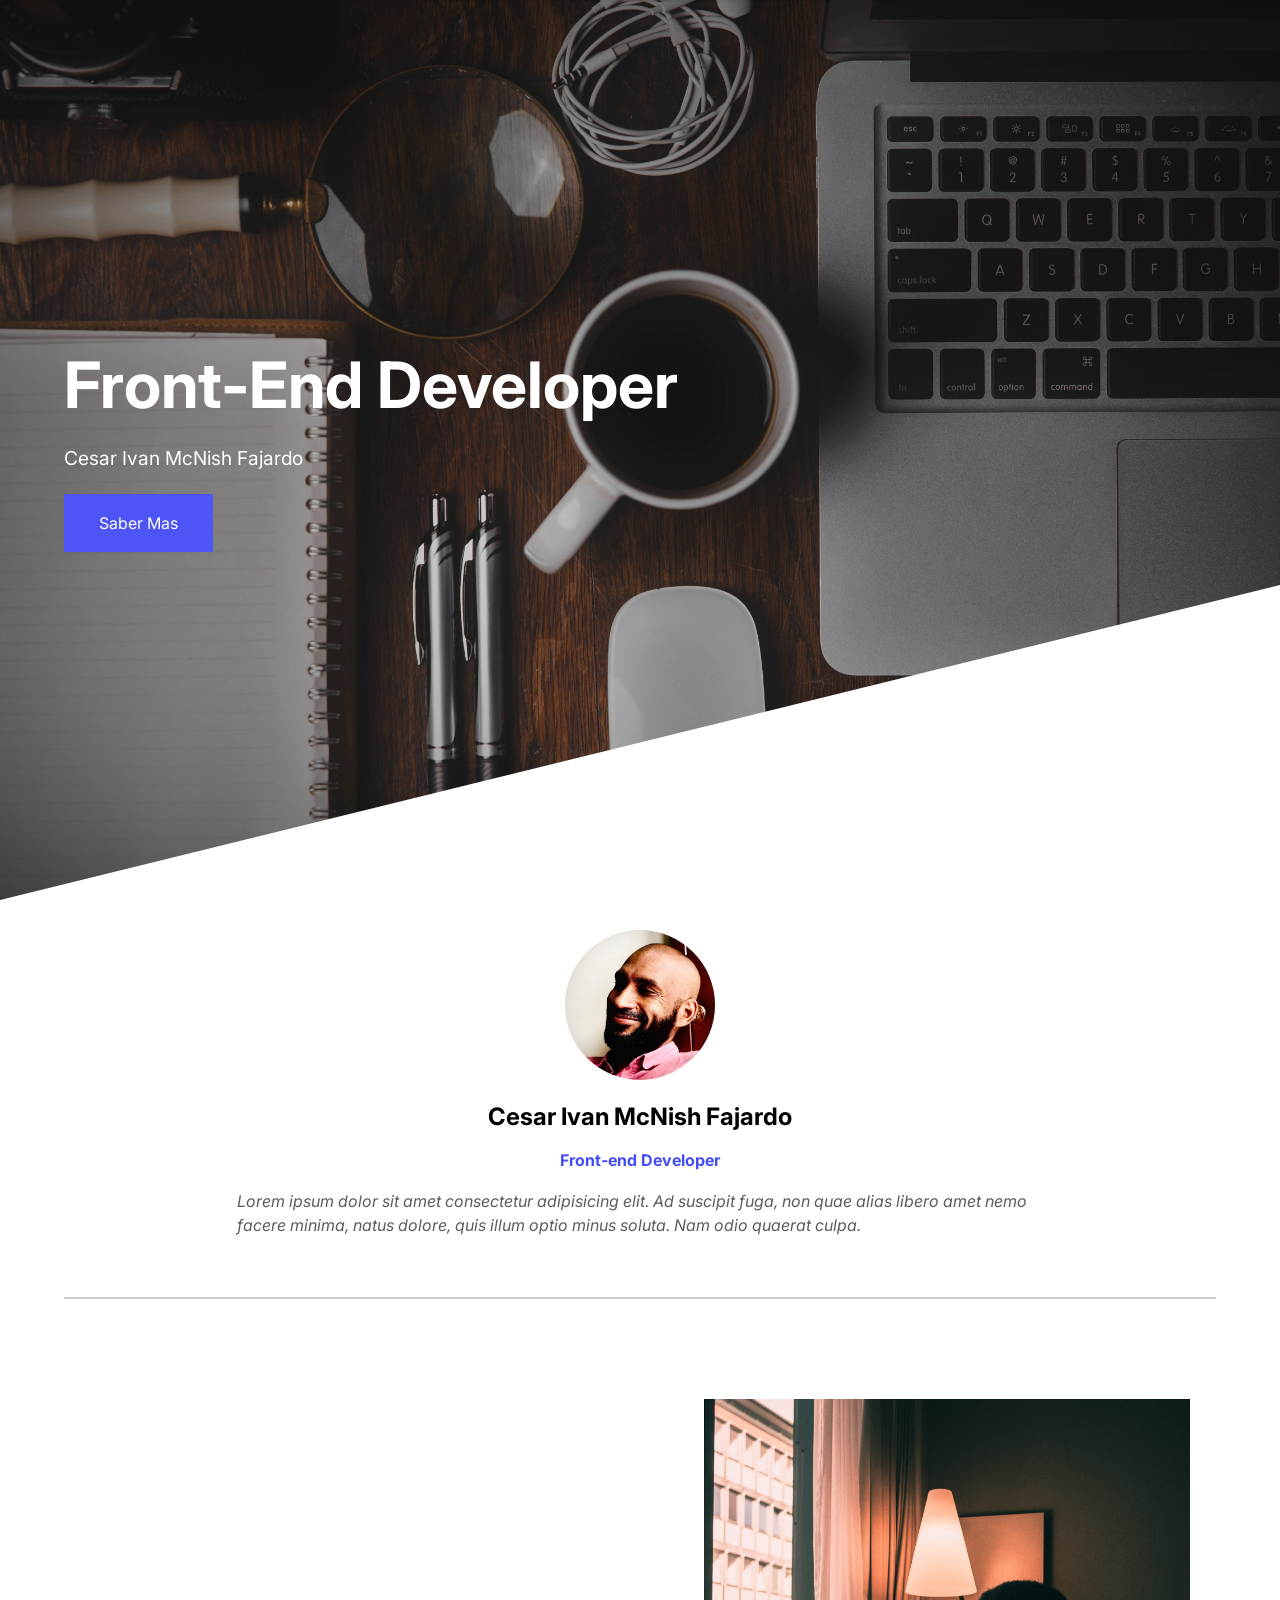
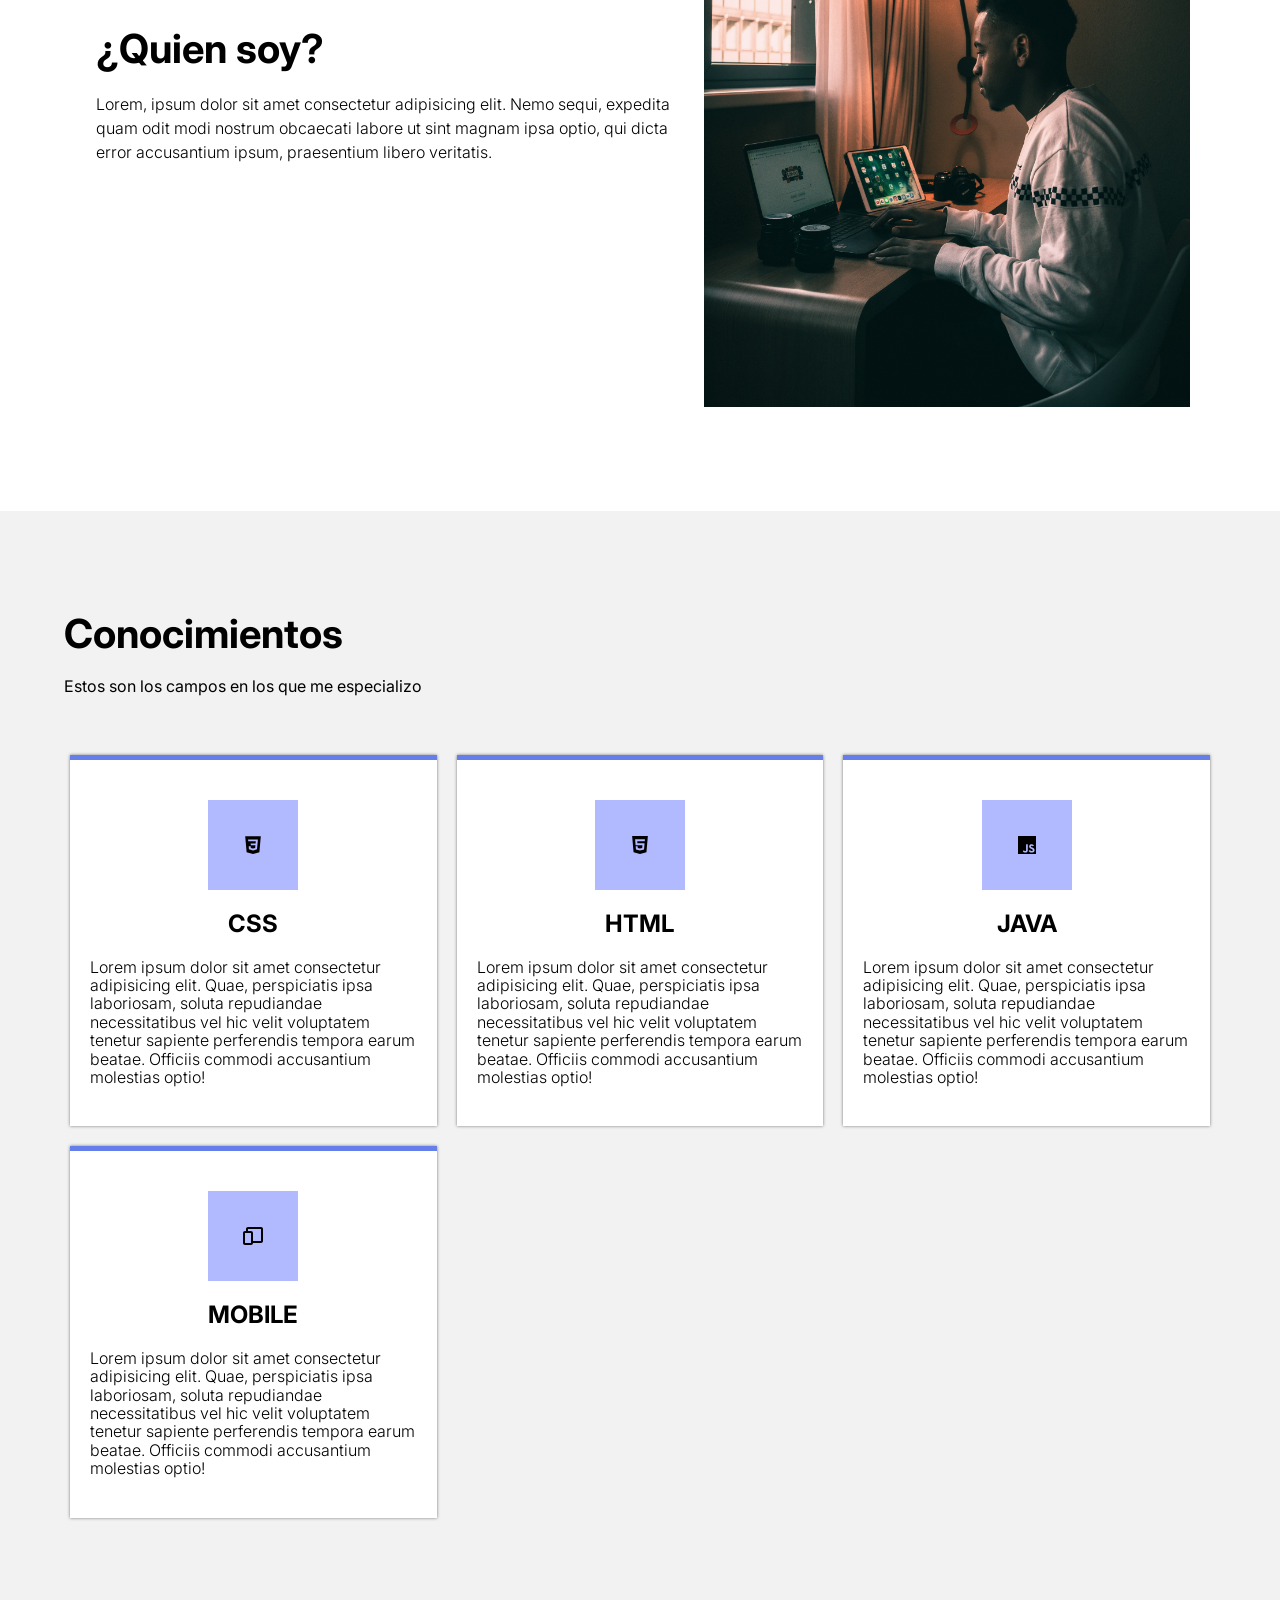
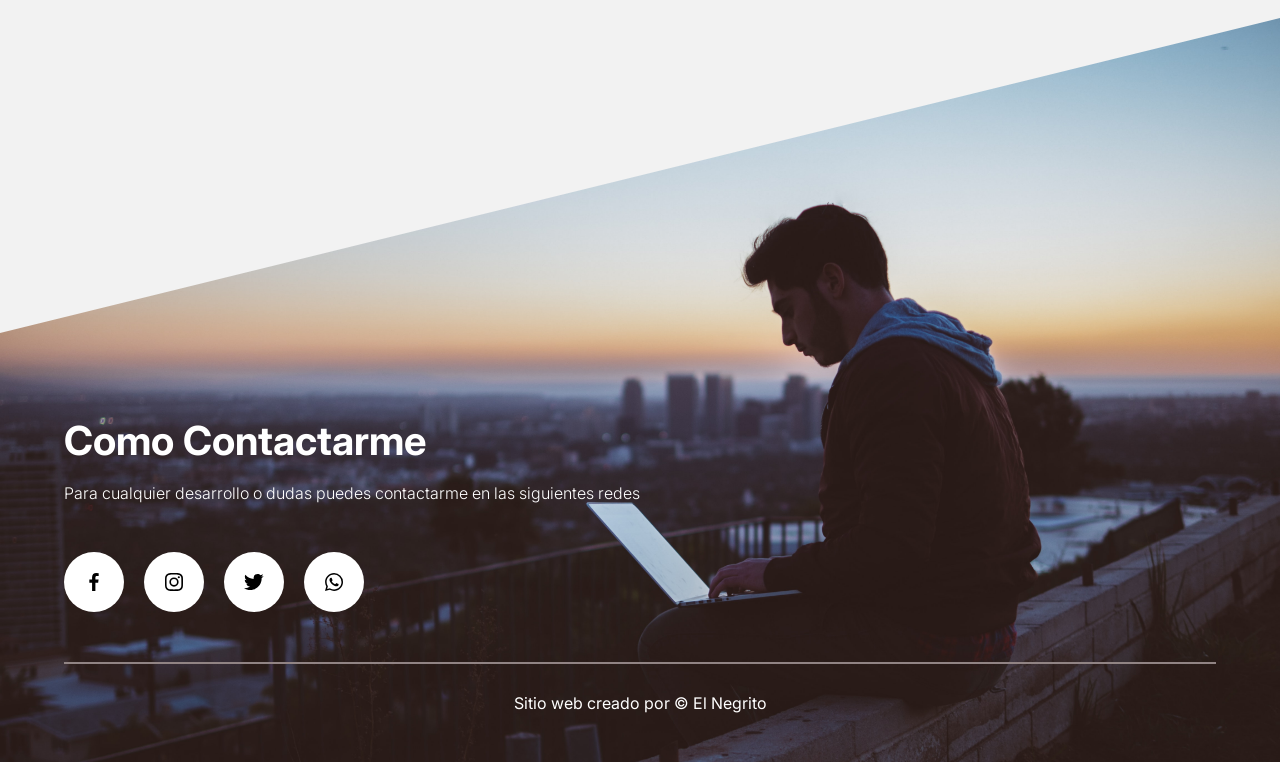
<file: index.html>
<!DOCTYPE html>
<html lang="es">
<head>
    <meta charset="UTF-8">
    <meta http-equiv="X-UA-Compatible" content="IE=edge">
    <meta name="viewport" content="width=device-width, initial-scale=1.0">
    <title>Pagina Curriculum</title>
    <link rel="shortcut icon" href="Assets/bxl-css3.svg" type="image/x-icon">
    <link rel="stylesheet" href="css/normalise.css">
    <link rel="stylesheet" href="css/styles.css">
</head>
<body>
    <header class="hero">
        <div class="hero__container container">
            <div class="hero__texts">
                <h1 class="hero__title"> Front-End Developer</h1>
                <p class="hero__copy">Cesar Ivan McNish Fajardo</p>
                <a href="#" class="hero__cta">Saber Mas</a>

            </div>
            <!-- <img src="Assets/Designer _Isometric.svg" class="hero__img"> -->

        </div> 
        <div class="cortearriba"></div>
        
    </header>

    
    <main class="main">

        <section class="developer container">

            <div class="developer__container">
                <img src="Assets/yo 2.png" class="developer__img">
                <h2 class="developer__name">Cesar Ivan McNish Fajardo</h2>
                <p class="developer__tag">Front-end Developer</p>
                <p class="developer__parrafo">Lorem ipsum dolor sit amet consectetur adipisicing elit. Ad suscipit fuga, non quae alias libero amet nemo facere minima, natus dolore, quis illum optio minus soluta. Nam odio quaerat culpa.</p>
            </div>
            

        </section>


        <section class="about container">

            <div class="about__course">
                <h2 class="title title--border">¿Quien soy?</h2>
                <p class="about__parrafo">Lorem, ipsum dolor sit amet consectetur adipisicing elit. Nemo sequi, expedita quam odit modi nostrum obcaecati labore ut sint magnam ipsa optio, qui dicta error accusantium ipsum, praesentium libero veritatis.</p>

            </div>

            <figure class="about__picture">
                <img src="Assets/collins-lesulie-0VEDrQXxrQo-unsplash.jpg" class="about__img">

            </figure>


        </section>

        <section class="card">
            <!-- <div class="corteabajocard"></div> -->
            <div class="container">
                <h2 class="title">Conocimientos</h2>
                <p class="card__copy">Estos son los campos en los que me especializo</p>


                <div class="card__container">

                    <div class="card__item">

                        <figure class="card__img">
                            <img src="Assets/bxl-css3.svg"  class="card_picture">
                        </figure>
                        <h3 class="card__title">CSS</h3>
                        <p class="card__parrafo">Lorem ipsum dolor sit amet consectetur adipisicing elit. Quae, perspiciatis ipsa laboriosam, soluta repudiandae necessitatibus vel hic velit voluptatem tenetur sapiente perferendis tempora earum beatae. Officiis commodi accusantium molestias optio!</p>
                    </div>
                    
                    <div class="card__item">

                        <figure class="card__img">
                            <img src="Assets/bxl-html5.svg"  class="card_picture">
                        </figure>
                        <h3 class="card__title">HTML</h3>
                        <p class="card__parrafo">Lorem ipsum dolor sit amet consectetur adipisicing elit. Quae, perspiciatis ipsa laboriosam, soluta repudiandae necessitatibus vel hic velit voluptatem tenetur sapiente perferendis tempora earum beatae. Officiis commodi accusantium molestias optio!</p>
                    </div>
                    
                    <div class="card__item">

                        <figure class="card__img">
                            <img src="Assets/bxl-javascript.svg"  class="card_picture">
                        </figure>
                        <h3 class="card__title">JAVA</h3>
                        <p class="card__parrafo">Lorem ipsum dolor sit amet consectetur adipisicing elit. Quae, perspiciatis ipsa laboriosam, soluta repudiandae necessitatibus vel hic velit voluptatem tenetur sapiente perferendis tempora earum beatae. Officiis commodi accusantium molestias optio!</p>
                    </div>
                    
                    <div class="card__item">

                        <figure class="card__img">
                            <img src="Assets/bx-devices.svg"  class="card_picture">
                        </figure>
                        <h3 class="card__title">MOBILE</h3>
                        <p class="card__parrafo">Lorem ipsum dolor sit amet consectetur adipisicing elit. Quae, perspiciatis ipsa laboriosam, soluta repudiandae necessitatibus vel hic velit voluptatem tenetur sapiente perferendis tempora earum beatae. Officiis commodi accusantium molestias optio!</p>
                    </div>
                    
                </div>
                
            </div>
        
        
            
        </section>

        
    </main>
    
    <footer class="footer">
        
        <div class="footer__container container">
            
            <div class="footer__contact">
                
                <div class="footer__texts">
                    
                    <h2 class="footer__title">Como Contactarme</h2>
                    <p class="footer__copy">Para cualquier desarrollo o dudas puedes contactarme en las siguientes redes</p>
                    
                    <div class="footer__social">
                        <a href="#" class="footer__link">
                            <img src="Assets/bxl-facebook (2).svg" class="footer__icon">
                        </a>
                        <a href="#" class="footer__link">
                            <img src="Assets/bxl-instagram.svg" class="footer__icon">
                        </a>
                        <a href="#" class="footer__link">
                            <img src="Assets/bxl-twitter.svg" class="footer__icon">
                        </a>
                        <a href="#" class="footer__link">
                            <img src="Assets/bxl-whatsapp.svg" class="footer__icon">
                        </a>
                    </div>
                </div>

                <!-- <figure class="footer__picture">
                    <img src="Assets/Online presentation_Isometric.svg" class="footer__img">
                </figure> -->

            </div>

            <p class="footer_copyright">
                
                Sitio web creado por &copy; El Negrito
            </p>
        </div>
        <div class="corteabajo"></div>

    </footer>
</body>
</html>

<!DOCTYPE html>
<html lang="en">
<head>
    <meta charset="UTF-8">
    <meta http-equiv="X-UA-Compatible" content="IE=edge">
    <meta name="viewport" content="width=device-width, initial-scale=1.0">
    <title>Document</title>
</head>
<body>
    
</body>
</html>
</file>
<file: css/styles.css>
@import url('https://fonts.googleapis.com/css2?family=Inter:wght@300;400;500;600;700&display=swap');

:root {
    --color-primary: #444CF7;
    --color-title: rgb(0, 0, 0);
    --aling-tittle: left;
    --padding-container:100px 0;
    --width-container: 90%;
    --max-width-container:1200px;
    --color-btn: #444CF7;
    --text-btn:#FFF;
    --padding-btn: 20px 35px;
    --height-shape: 18em;

}
body{
    font-family: 'Inter', sans-serif;
    
    /* background-color: #ffffff;
    opacity: 1; */
    /* background:repeating-radial-gradient( circle at 0 0, transparent , #e5e5f7 10px ), repeating-linear-gradient( #b9bdfd55, #fdfdfd ); */
   /* background-image:url("../Assets/avi-richards-Z3ownETsdNQ-unsplash.jpg") ; */
   
   
   
    
   
}

.container{
    width: var(--width-container);
    max-width: var(--max-width-container);
    padding: var(--padding-container);
    margin: 0 auto;
    overflow: hidden;
}

.hero{
    height: 100vh;
    min-width: 320px;
    position: relative;
    --padding-container:0;
    background-image: url(../Assets/ian-dooley-DJ7bWa-Gwks-unsplash2.jpg);
    opacity: 0.95;
    /* background-attachment: fixed; */
    background-position: center;
    background-size: cover;
    overflow: hidden;
    position: relative;
    color: rgb(255, 255, 255);
    


}
.cortearriba{
    position:absolute;
    bottom: 0;
    left: 0;
    border-width: 0 0 35vh 100vw;
    border-style: solid;
    border-color:transparent transparent rgb(255, 255, 255) transparent ;
    z-index: 1;
}

/*.hero::after{
    content: "";
    display: block;
    position: absolute;
    height: var(--height-shape);
    width: 100%;
    bottom: 0;
    left: 0;
    background-color: #FFF;
    z-index: -1;
    clip-path: polygon(0 100%,100% 100%,100% 0);
    
}*/
.hero__container{
    display: grid;
    height: 100%;
    grid-template-columns: 1fr 0fr;
    place-items: center;
    gap: 20px;
    justify-content: center;
    justify-items: start;
    
 
}

.hero__title{
    font-size: 4rem;
}
.hero__copy{
    font-size: 1.2rem;
    margin: 25px 0;

}
.hero__cta{
    display:inline-block;
    background: var(--color-btn);
    color: #FFF;
    padding: var(--padding-btn);
    text-align: center;
    text-decoration: none;

}


.hero__img{
    width: 95%;
}

.main{
    background: #FFF;
    position: relative;

}
.footer__title{
    font-size: 2.5rem;
    text-align: var(--aling-tittle);
}
.title{
    font-size: 2.5rem;
    text-align: var(--aling-tittle);
    color: var(--color-title);

}

.title__border::after{
    content: "";
    display: block;
    width: 100%;
    margin-top: 20px;
    height: 4px;
    background-color: var(--color-primary);

}

.developer{
    text-align: center;
    border-bottom: 2px solid #ccc;
    --padding-container: 30px 0 60px;


}
.developer__container{
    width: 70%;
    margin: 0 auto;


}

.developer__name{
    margin: 20px 0;
}

.developer__tag{
    font-weight: 700;
    color: var(--color-primary);
    margin-bottom: 20px;
}

.developer__parrafo{
    text-align: left;
    line-height: 1.5;
    font-style: italic;
    color:#615a5a;

}
.developer__img{
    width: 150px;
    height: 150px;
    border-radius: 50%;
    object-fit: cover;
    object-position: top;
    
}

.about{
    display: grid;
    grid-template-columns: 5fr 4fr;
    place-items: center;
    

}

.about__course{
    width: 90%;
}

.about__parrafo{
    margin: 20px 0;
    line-height: 1.5;
    font-weight: 300;

}
.about_picture{
    text-align: center;
    }

.about__img{
    width: 95%;

}


.card{
    background: #f2f2f2;
    
}

.card__copy{
    margin-top: 20px;

}

.card__container{
    width: 99%;
    margin: 0 auto;
    margin-top: 60px;
    display: grid;
    grid-template-columns:  repeat(3,1fr);
    gap: 20px;

}

.card__item{
    padding: 20px;
    background: #fff;
    border-top: 5px solid #667eea;
    box-shadow: 0 0 3px rgba(0, 0, 0, .5);
    display: flex;
    flex-direction: column;
    align-items: center;

}

.card__img{
    background: rgb(177, 185, 255);
    margin-top: 20px;
    width: 90px;
    height: 90px;
    display: flex;
    justify-content: center;
    }

.card__title{
    margin: 20px;
    font-size: 1.5rem;

}

.card__parrafo{
    font-weight: 300;
    margin-bottom: 20px;
    
}

.footer{
    color: white;
    position: relative;
    --padding-container:400px 0 50px;
    background-image: url(../Assets/avi-richards-Z3ownETsdNQ-unsplash.jpg);
    /* background-attachment: fixed; */
    
    background-size: cover;
    overflow: hidden;
    position: relative;
   
    }
    .corteabajo{
        position:absolute;
        top: 0;
        left: 0;
        border-width:35vh 100vw 0 0;
        border-style: solid;
        border-color:#f2f2f2 transparent transparent transparent;
        
    }

/* .footer::before{
    content: "";
    position: absolute;
    width: 100%;
    height: 100px;
    background: #f2f2f2;
    top: 0;
    left: 0;
    clip-path: polygon(50% 100%, 0 0, 100% 0);

} */

.footer__contact{
    display: grid;
    grid-template-columns: repeat(1);
    gap: 20px;
    place-items: Left ;
    margin-bottom: 30px;
    color: white;
}

.footer__text{
    
    text-align: left;
    justify-self: left;
   

}

.footer__copy{
    margin: 20px 0;
    font-weight: 300;
    
    
}


.footer__social{
 display: flex;
 padding-top: 30px;
 flex-wrap: wrap;
 
 

}

.footer__link{
    width: 60px;
    height: 60px;
    background-color: white;
    border-radius: 50%;
    margin-right: 20px;
    margin-bottom: 20px;
    display: flex;
    justify-content: center;
    align-items: center;

}
.footer__icon
{
    fill: white;
    
}

.footer_picture{
    margin: 0;
}
.footer__img{
    width: 100%;

}


.footer_copyright{
    padding-top: 30px;
    border-top: 2px solid #918484;
    text-align: center;

}

@media screen and (max-width: 768px){
         :root{
        --height-shape: 14em;
        }
        .hero__container{
            --padding-container: 60px 0;
            grid-template-columns: 1fr;
            /* grid-template-rows: 2fr 1fr; */
        }
    
        /* .hero__img{
            order: -1;
            height: 95%;
    
        } */
    
        .hero__title{
            font-size: 3.8rem;
        }
    
        .about{
        grid-template-columns: 1fr;
        grid-template-rows: max-content 1fr;
        gap: 60px;
        }
    
        .about__course{
            width: 100%;
        }
    
        .about_picture{
            order:-1;
           
        }
        
        .about__img{
            width: 100%;

        }

        .card__container{
            grid-template-columns: repeat(2,1fr);

        }
}   
@media screen and (max-width: 450px){
         :root{
        --height-shape: 14em;
        }
        .hero__container{
            --padding-container: 60px 0;
            grid-template-columns: 1fr;
            /* grid-template-rows: 2fr 1fr; */
        }
    
        /* .hero__img{
            order: -1;
            height: 95%;
    
        }
     */
        .hero__title{
            font-size: 2.8rem;
        }
    
        .about{
        grid-template-columns: 1fr;
        grid-template-rows: max-content 1fr;
        gap: 70px;
        }
    
        .about__course{
            width: 100%;
        }
    
        .about_picture{
            order:-1;
           
        }
        
        .about__img{
            width: 100%;

        }

        .card__container{
            grid-template-columns: repeat(1,1fr);

        }
        .title{
            font-size: 2rem;
            text-align: center;
        }



        


}   
@media screen and (max-width: 355px){
    :root{
        --height-shape: 14em;
         }
        .hero__container{
            --padding-container: 60px 0;
            grid-template-columns: 1fr;
            /* grid-template-rows: 2fr 1fr; */
        }
    
        /* .hero__img{
            order: -1;
            height: 95%;
    
        }
     */
        .hero__title{
            font-size: 2.8rem;
        }
    
        .about{
        grid-template-columns: 1fr;
        grid-template-rows: max-content 1fr;
        gap: 70px;
        }
    
        .about__course{
            width: 100%;
        }
    
        .about_picture{
            order:-1;
           
        }
        
        .about__img{
            width: 100%;

        }

        .card__container{
            grid-template-columns: repeat(1,1fr);

        }
        /* .title{
            font-size: 2rem;
            text-align: center;
        } */
        .footer__social{
            display: flex;
         padding-top: 30px;
          flex-wrap: wrap;
          justify-content: space-evenly;
          flex-direction: row;
          align-items: center;
          align-content: space-around;

        }


        


}
</file>
<file: css/normalise.css>
/*! normalize.css v8.0.1 | MIT License | github.com/necolas/normalize.css */

/* Document
   ========================================================================== */

/**
 * 1. Correct the line height in all browsers.
 * 2. Prevent adjustments of font size after orientation changes in iOS.
 */

 * , ::before, ::after{

     
     margin:0;
     box-sizing: border-box;
 }

 html {
    line-height: 1.15; /* 1 */
    -webkit-text-size-adjust: 100%; /* 2 */
  }
  
  /* Sections
     ========================================================================== */
  
  /**
   * Remove the margin in all browsers.
   */
  
  body {
    margin: 0;
  }
  
  /**
   * Render the `main` element consistently in IE.
   */
  
  main {
    display: block;
  }
  
  /**
   * Correct the font size and margin on `h1` elements within `section` and
   * `article` contexts in Chrome, Firefox, and Safari.
   */
  
  h1 {
    font-size: 2em;
    margin: 0;
  }
  
  /* Grouping content
     ========================================================================== */
  
  /**
   * 1. Add the correct box sizing in Firefox.
   * 2. Show the overflow in Edge and IE.
   */
  
  hr {
    box-sizing: content-box; /* 1 */
    height: 0; /* 1 */
    overflow: visible; /* 2 */
  }
  
  /**
   * 1. Correct the inheritance and scaling of font size in all browsers.
   * 2. Correct the odd `em` font sizing in all browsers.
   */
  
  pre {
    font-family: monospace, monospace; /* 1 */
    font-size: 1em; /* 2 */
  }
  
  /* Text-level semantics
     ========================================================================== */
  
  /**
   * Remove the gray background on active links in IE 10.
   */
  
  a {
    background-color: transparent;
  }
  
  /**
   * 1. Remove the bottom border in Chrome 57-
   * 2. Add the correct text decoration in Chrome, Edge, IE, Opera, and Safari.
   */
  
  abbr[title] {
    border-bottom: none; /* 1 */
    text-decoration: underline; /* 2 */
    text-decoration: underline dotted; /* 2 */
  }
  
  /**
   * Add the correct font weight in Chrome, Edge, and Safari.
   */
  
  b,
  strong {
    font-weight: bolder;
  }
  
  /**
   * 1. Correct the inheritance and scaling of font size in all browsers.
   * 2. Correct the odd `em` font sizing in all browsers.
   */
  
  code,
  kbd,
  samp {
    font-family: monospace, monospace; /* 1 */
    font-size: 1em; /* 2 */
  }
  
  /**
   * Add the correct font size in all browsers.
   */
  
  small {
    font-size: 80%;
  }
  
  /**
   * Prevent `sub` and `sup` elements from affecting the line height in
   * all browsers.
   */
  
  sub,
  sup {
    font-size: 75%;
    line-height: 0;
    position: relative;
    vertical-align: baseline;
  }
  
  sub {
    bottom: -0.25em;
  }
  
  sup {
    top: -0.5em;
  }
  
  /* Embedded content
     ========================================================================== */
  
  /**
   * Remove the border on images inside links in IE 10.
   */
  
  img {
    border-style: none;
  }
  
  /* Forms
     ========================================================================== */
  
  /**
   * 1. Change the font styles in all browsers.
   * 2. Remove the margin in Firefox and Safari.
   */
  
  button,
  input,
  optgroup,
  select,
  textarea {
    font-family: inherit; /* 1 */
    font-size: 100%; /* 1 */
    line-height: 1.15; /* 1 */
    margin: 0; /* 2 */
  }
  
  /**
   * Show the overflow in IE.
   * 1. Show the overflow in Edge.
   */
  
  button,
  input { /* 1 */
    overflow: visible;
  }
  
  /**
   * Remove the inheritance of text transform in Edge, Firefox, and IE.
   * 1. Remove the inheritance of text transform in Firefox.
   */
  
  button,
  select { /* 1 */
    text-transform: none;
  }
  
  /**
   * Correct the inability to style clickable types in iOS and Safari.
   */
  
  button,
  [type="button"],
  [type="reset"],
  [type="submit"] {
    -webkit-appearance: button;
  }
  
  /**
   * Remove the inner border and padding in Firefox.
   */
  
  button::-moz-focus-inner,
  [type="button"]::-moz-focus-inner,
  [type="reset"]::-moz-focus-inner,
  [type="submit"]::-moz-focus-inner {
    border-style: none;
    padding: 0;
  }
  
  /**
   * Restore the focus styles unset by the previous rule.
   */
  
  button:-moz-focusring,
  [type="button"]:-moz-focusring,
  [type="reset"]:-moz-focusring,
  [type="submit"]:-moz-focusring {
    outline: 1px dotted ButtonText;
  }
  
  /**
   * Correct the padding in Firefox.
   */
  
  fieldset {
    padding: 0.35em 0.75em 0.625em;
  }
  
  /**
   * 1. Correct the text wrapping in Edge and IE.
   * 2. Correct the color inheritance from `fieldset` elements in IE.
   * 3. Remove the padding so developers are not caught out when they zero out
   *    `fieldset` elements in all browsers.
   */
  
  legend {
    box-sizing: border-box; /* 1 */
    color: inherit; /* 2 */
    display: table; /* 1 */
    max-width: 100%; /* 1 */
    padding: 0; /* 3 */
    white-space: normal; /* 1 */
  }
  
  /**
   * Add the correct vertical alignment in Chrome, Firefox, and Opera.
   */
  
  progress {
    vertical-align: baseline;
  }
  
  /**
   * Remove the default vertical scrollbar in IE 10+.
   */
  
  textarea {
    overflow: auto;
  }
  
  /**
   * 1. Add the correct box sizing in IE 10.
   * 2. Remove the padding in IE 10.
   */
  
  [type="checkbox"],
  [type="radio"] {
    box-sizing: border-box; /* 1 */
    padding: 0; /* 2 */
  }
  
  /**
   * Correct the cursor style of increment and decrement buttons in Chrome.
   */
  
  [type="number"]::-webkit-inner-spin-button,
  [type="number"]::-webkit-outer-spin-button {
    height: auto;
  }
  
  /**
   * 1. Correct the odd appearance in Chrome and Safari.
   * 2. Correct the outline style in Safari.
   */
  
  [type="search"] {
    -webkit-appearance: textfield; /* 1 */
    outline-offset: -2px; /* 2 */
  }
  
  /**
   * Remove the inner padding in Chrome and Safari on macOS.
   */
  
  [type="search"]::-webkit-search-decoration {
    -webkit-appearance: none;
  }
  
  /**
   * 1. Correct the inability to style clickable types in iOS and Safari.
   * 2. Change font properties to `inherit` in Safari.
   */
  
  ::-webkit-file-upload-button {
    -webkit-appearance: button; /* 1 */
    font: inherit; /* 2 */
  }
  
  /* Interactive
     ========================================================================== */
  
  /*
   * Add the correct display in Edge, IE 10+, and Firefox.
   */
  
  details {
    display: block;
  }
  
  /*
   * Add the correct display in all browsers.
   */
  
  summary {
    display: list-item;
  }
  
  /* Misc
     ========================================================================== */
  
  /**
   * Add the correct display in IE 10+.
   */
  
  template {
    display: none;
  }
  
  /**
   * Add the correct display in IE 10.
   */
  
  [hidden] {
    display: none;
  }
</file>
